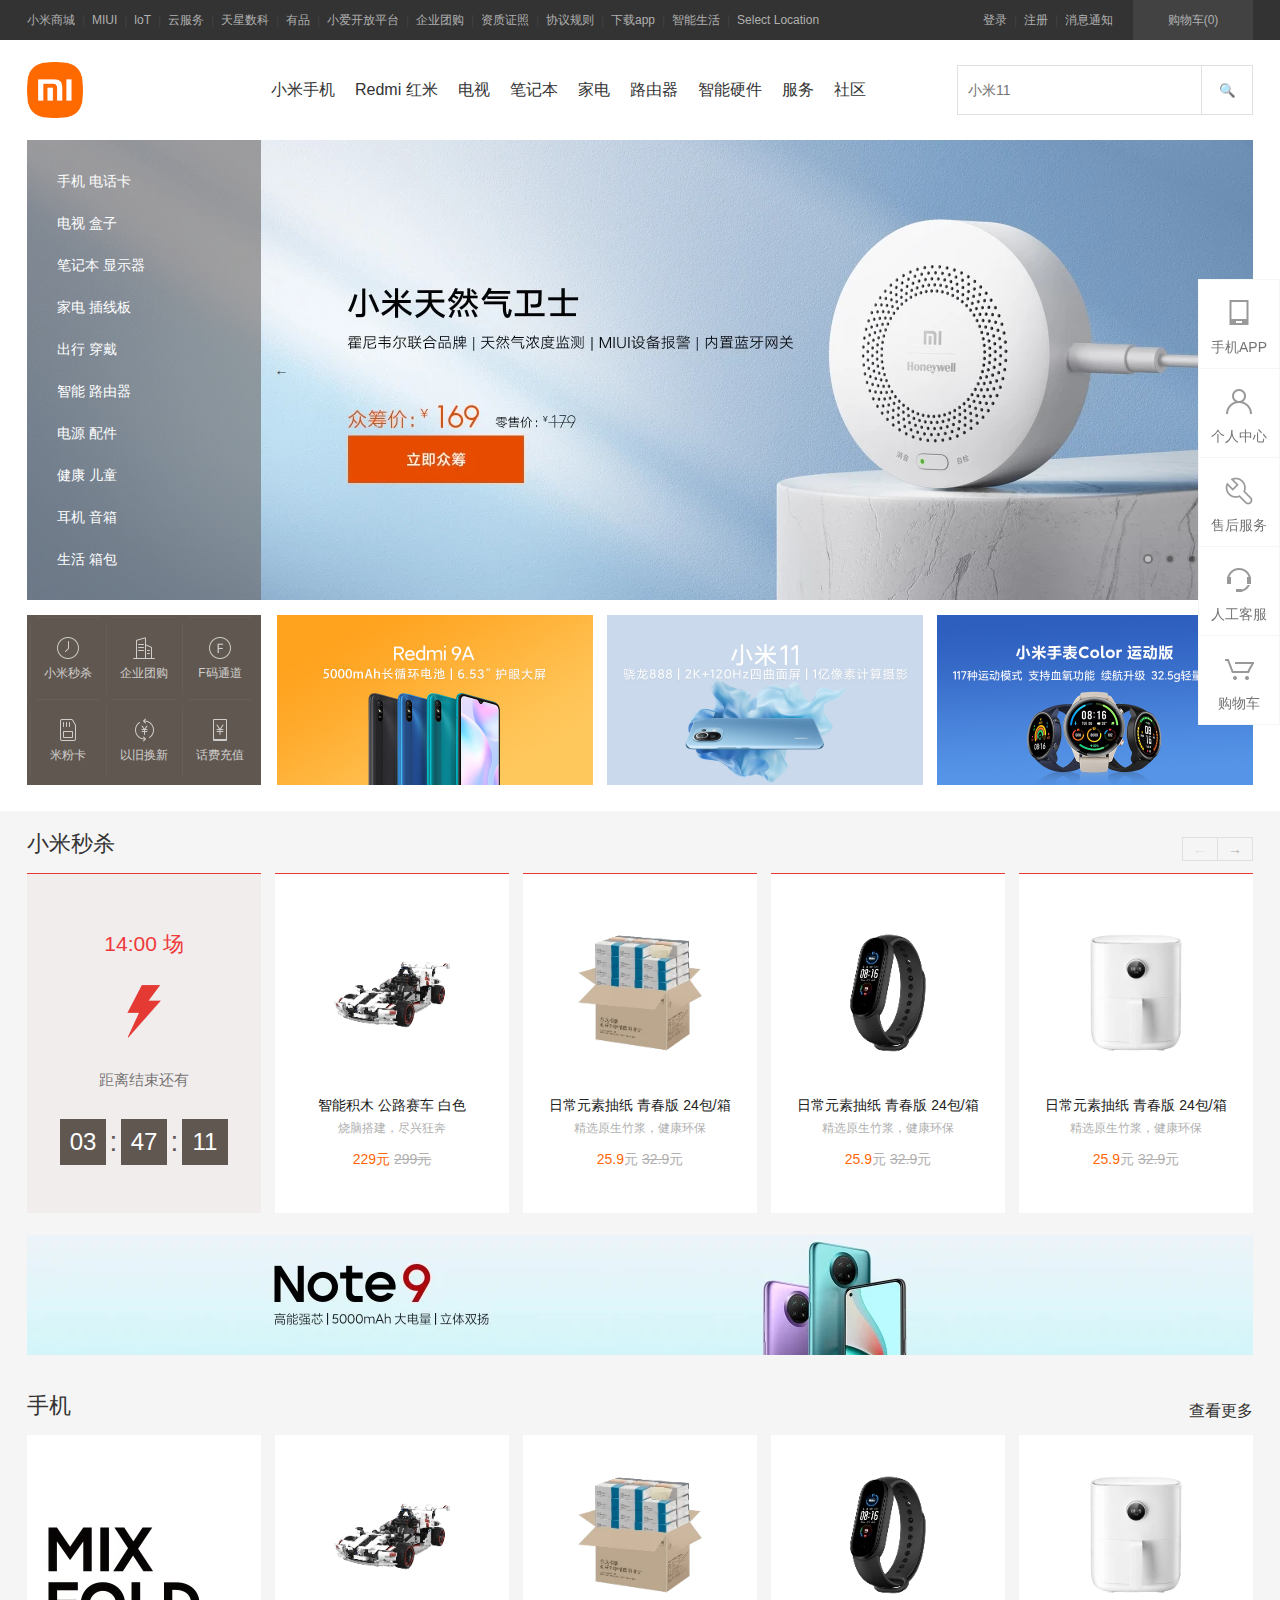
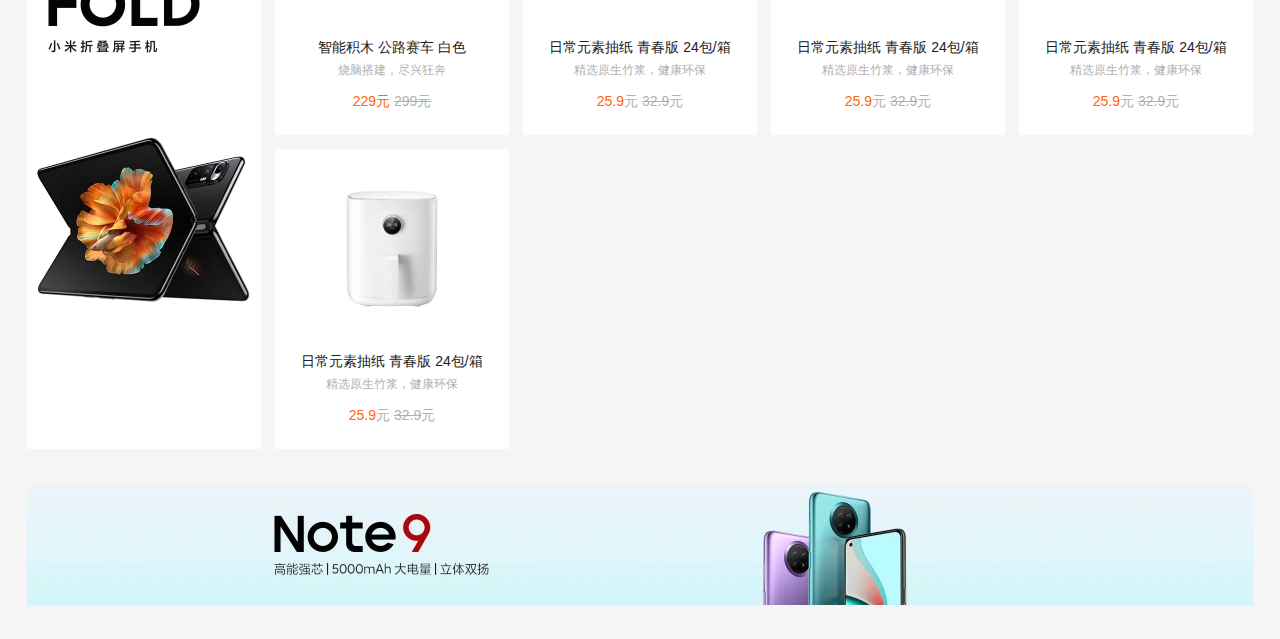
<file: index.html>
<!DOCTYPE html>
<html lang="en">

<head>
  <meta charset="UTF-8">
  <meta http-equiv="X-UA-Compatible" content="IE=edge">
  <meta name="viewport" content="width=device-width, initial-scale=1.0">
  <link rel="shortcut icon" href="./img/favicon.ico" type="image/x-icon">
  <link rel="stylesheet" href="./css/index.css">
  <title>小米，为发烧而生</title>
</head>


<body>
  <div class="app">
    <!-- 头部 -->
    <div class="header">
      <!-- 最上面topbar -->
      <div class="site-topbar">
        <div class="container">
          <div class="topbar-nav">
            <a href="javascript:;">小米商城</a>
            <span class="sep">|</span>
            <a href="javascript:;">MIUI</a>
            <span class="sep">|</span>
            <a href="javascript:;">loT</a>
            <span class="sep">|</span>
            <a href="javascript:;">云服务</a>
            <span class="sep">|</span>
            <a href="javascript:;">天星数科</a>
            <span class="sep">|</span>
            <a href="javascript:;">有品</a>
            <span class="sep">|</span>
            <a href="javascript:;">小爱开放平台</a>
            <span class="sep">|</span>
            <a href="javascript:;">企业团购</a>
            <span class="sep">|</span>
            <a href="javascript:;">资质证照</a>
            <span class="sep">|</span>
            <a href="javascript:;">协议规则</a>
            <span class="sep">|</span>
            <a href="javascript:;" class="topbar-download">下载app
              <span class="appcode">
                <img src="./img/download.png" alt="">
                小米商城app
              </span>
            </a>
            <span class="sep">|</span>
            <a href="javascript:;">智能生活</a>
            <span class="sep">|</span>
            <a href="javascript:;">Select Location</a>
          </div>
          <div class="topbar-cart">
            <a href="javascript:;">购物车(0)</a>
            <div class="cart-box">
              <div class="msg">购物车里还没有商品，赶紧选购吧</div>
            </div>
          </div>
          <div class="topbar-info">
            <a href="./menu/login/">登录</a>
            <span class="sep">|</span>
            <a href="./menu/login/">注册</a>
            <span class="sep">|</span>
            <a href="javascript:;">消息通知</a>
          </div>
        </div>
      </div>
      <!-- header导航栏 -->
      <div class="site-header">
        <div class="container">
          <div class="header-logo">
            <a href="javascript:;" class="logo">小米官网</a>
          </div>
          <div class="header-nav">
            <ul class="nav-list clearfix">
              <!-- 分类框导航 -->
              <li class="nav-category">
                <a href="javascript:;"></a>
                <!-- 分类框导航 -->
                <div class="site-category">
                  <ul class="site-category-list">
                    <li>
                      <a href="javascript:;">手机 电话卡</a>
                    </li>
                    <li>
                      <a href="javascript:;">电视 盒子</a>
                    </li>
                    <li>
                      <a href="javascript:;">笔记本 显示器</a>
                    </li>
                    <li>
                      <a href="javascript:;">家电 插线板</a>
                    </li>
                    <li>
                      <a href="javascript:;">出行 穿戴</a>
                    </li>
                    <li>
                      <a href="javascript:;">智能 路由器</a>
                    </li>
                    <li>
                      <a href="javascript:;">电源 配件</a>
                    </li>
                    <li>
                      <a href="javascript:;">健康 儿童</a>
                    </li>
                    <li>
                      <a href="javascript:;">耳机 音箱</a>
                    </li>
                    <li>
                      <a href="javascript:;">生活 箱包</a>
                    </li>
                  </ul>
                </div>
              </li>
              <!-- 导航栏具体项目 -->
              <li class="nav-item">
                <a href="javascript:;">
                  <span>小米手机</span>
                </a>
              </li>
              <li class="nav-item">
                <a href="javascript:;">
                  <span>Redmi 红米</span>
                </a>
              </li>
              <li class="nav-item">
                <a href="javascript:;">
                  <span>电视</span>
                </a>
              </li>
              <li class="nav-item">
                <a href="javascript:;">
                  <span>笔记本</span>
                </a>
              </li>
              <li class="nav-item">
                <a href="javascript:;">
                  <span>家电</span>
                </a>
              </li>
              <li class="nav-item">
                <a href="javascript:;">
                  <span>路由器</span>
                </a>
              </li>
              <li class="nav-item">
                <a href="javascript:;">
                  <span>智能硬件</span>
                </a>
              </li>
              <li class="nav-item">
                <a href="javascript:;">
                  <span>服务</span>
                </a>
              </li>
              <li class="nav-item">
                <a href="javascript:;">
                  <span>社区</span>
                </a>
              </li>
            </ul>
          </div>
          <!-- 搜索框 -->
          <div class="header-search">
            <input type="text" class="search-text" placeholder="小米11">
            <input type="submit" value="🔍" class="search-submit">
            <div class="search-pre">
              <ul>
                <li><a href="javascript:;">全部商品</a></li>
                <li><a href="javascript:;">小米手机</a></li>
                <li><a href="javascript:;">小米11</a></li>
                <li><a href="javascript:;">洗衣机</a></li>
              </ul>
            </div>
          </div>
        </div>
        <div class="nav-item-pre">
          <div class="container">1</div>
        </div>
      </div>
    </div>
    <!-- 内容区 -->
    <div class="main">
      <!-- 轮播图 -->
      <div class="home-hero container clearfix">
        <!-- 轮播图 -->
        <div class="swiper-container">
          <div class="swiper-slide">
            <a href="javascript:;">
              <img src="./img/1.webp" alt="">
            </a>
          </div>
        </div>
        <!-- 小圆点 -->
        <div class="swiper-dot">
          <a href="javascript:;" class="active"></a>
          <a href="javascript:;"></a>
          <a href="javascript:;"></a>
          <a href="javascript:;"></a>
        </div>
        <!-- 两侧按钮 -->
        <div class="swiper-pre">←</div>
        <div class="swiper-next">→</div>
      </div>
      <!--副导航栏  -->
      <div class="home-hero-sub container clearfix">
        <div class="span4">
          <ul class="home-chanel-list">
            <li>
              <a href="javascript:;">
                <img src="./img/小米秒杀.png" alt="">小米秒杀
              </a>
            </li>
            <li>
              <a href="javascript:;">
                <img src="./img/企业团购.png" alt="">企业团购
              </a>
            </li>
            <li>
              <a href="javascript:;">
                <img src="./img/F码.png" alt="">F码通道
              </a>
            </li>
            <li>
              <a href="javascript:;">
                <img src="./img/米粉卡.png" alt="">米粉卡
              </a>
            </li>
            <li>
              <a href="javascript:;">
                <img src="./img/以旧换新.png" alt="">以旧换新
              </a>
            </li>
            <li>
              <a href="javascript:;">
                <img src="./img/话费充值.png" alt="">话费充值
              </a>
            </li>
          </ul>
        </div>
        <div class="span16">
          <ul class="home-promo-list">
            <li>
              <a href="javascript:;">
                <img src="./img/sub1.jpg" alt="">
              </a>
            </li>
            <li>
              <a href="javascript:;">
                <img src="./img/sub2.jpg" alt="">
              </a>
            </li>
            <li>
              <a href="javascript:;">
                <img src="./img/sub3.jpg" alt="">
              </a>
            </li>
          </ul>
        </div>
      </div>
      <!-- 具体类目 -->
      <div class="home-main">
        <div class="container">
          <!-- 小米秒杀 -->
          <div class="home-flashsale">
            <div class="box-hd">
              <h2>小米秒杀</h2>
            </div>
            <div class="box-bd clearfix">
              <div class="flashsale-time">
                <div class="round">14:00 场</div>
                <img src="[data-uri]" alt="">
                <div class="desc">距离结束还有</div>
                <div class="countdown clearfix">
                  <span>03</span>
                  <i>:</i>
                  <span>47</span>
                  <i>:</i>
                  <span>11</span>
                </div>
              </div>
              <div class="flashsale-list">
                <ul class="flashsale-list-box clearfix">
                  <li>
                    <a href="javascript:;">
                      <div class="content">
                        <div class="thumb">
                          <img src="./img/flash1.webp" alt="">
                        </div>
                        <h3 class="title">智能积木 公路赛车 白色</h3>
                        <p class="desc">烧脑搭建，尽兴狂奔</p>
                        <p class="price">
                          <i>229元</i>
                          <span>299元</span>
                        </p>
                      </div>
                    </a>
                  </li>
                  <li>
                    <a href="javascript:;">
                      <div class="content">
                        <div class="thumb">
                          <img src="./img/flash2.webp" alt="">
                        </div>
                        <h3 class="title">日常元素抽纸 青春版 24包/箱</h3>
                        <p class="desc">精选原生竹浆，健康环保</p>
                        <p class="price">
                          <i>25.9</i>元
                          <span>32.9</span>元
                        </p>
                      </div>
                    </a>
                  </li>
                  <li>
                    <a href="javascript:;">
                      <div class="content">
                        <div class="thumb">
                          <img src="./img/flash3.webp" alt="">
                        </div>
                        <h3 class="title">日常元素抽纸 青春版 24包/箱</h3>
                        <p class="desc">精选原生竹浆，健康环保</p>
                        <p class="price">
                          <i>25.9</i>元
                          <span>32.9</span>元
                        </p>
                      </div>
                    </a>
                  </li>
                  <li>
                    <a href="javascript:;">
                      <div class="content">
                        <div class="thumb">
                          <img src="./img/flash4.webp" alt="">
                        </div>
                        <h3 class="title">日常元素抽纸 青春版 24包/箱</h3>
                        <p class="desc">精选原生竹浆，健康环保</p>
                        <p class="price">
                          <i>25.9</i>元
                          <span>32.9</span>元
                        </p>
                      </div>
                    </a>
                  </li>
                </ul>
              </div>
              <div class="swiper-control">
                <div>←</div>
                <div class="active">→</div>
              </div>
            </div>
          </div>
          <!-- 广告图 -->
          <div class="home-banner-box">
            <a href="javascript:;">
              <img src="./img/广告1.webp" alt="">
            </a>
          </div>
          <!-- 手机 -->
          <div class="home-shouji">
            <div class="box-hd">
              <h2>手机</h2>
            </div>
            <div class="box-bd clearfix">
              <div class="span4">
                <ul>
                  <li>
                    <a href="javascript:;"><img src="./img/shouji1.webp" alt=""></a>
                  </li>
                </ul>
              </div>
              <div class="span16">
                <ul class="shouji-list-box clearfix">
                  <li>
                    <a href="javascript:;">
                      <div class="content">
                        <div class="thumb">
                          <img src="./img/flash1.webp" alt="">
                        </div>
                        <h3 class="title">智能积木 公路赛车 白色</h3>
                        <p class="desc">烧脑搭建，尽兴狂奔</p>
                        <p class="price">
                          <i>229元</i>
                          <span>299元</span>
                        </p>
                      </div>
                    </a>
                  </li>
                  <li>
                    <a href="javascript:;">
                      <div class="content">
                        <div class="thumb">
                          <img src="./img/flash2.webp" alt="">
                        </div>
                        <h3 class="title">日常元素抽纸 青春版 24包/箱</h3>
                        <p class="desc">精选原生竹浆，健康环保</p>
                        <p class="price">
                          <i>25.9</i>元
                          <span>32.9</span>元
                        </p>
                      </div>
                    </a>
                  </li>
                  <li>
                    <a href="javascript:;">
                      <div class="content">
                        <div class="thumb">
                          <img src="./img/flash3.webp" alt="">
                        </div>
                        <h3 class="title">日常元素抽纸 青春版 24包/箱</h3>
                        <p class="desc">精选原生竹浆，健康环保</p>
                        <p class="price">
                          <i>25.9</i>元
                          <span>32.9</span>元
                        </p>
                      </div>
                    </a>
                  </li>
                  <li>
                    <a href="javascript:;">
                      <div class="content">
                        <div class="thumb">
                          <img src="./img/flash4.webp" alt="">
                        </div>
                        <h3 class="title">日常元素抽纸 青春版 24包/箱</h3>
                        <p class="desc">精选原生竹浆，健康环保</p>
                        <p class="price">
                          <i>25.9</i>元
                          <span>32.9</span>元
                        </p>
                      </div>
                    </a>
                  </li>
                  <li>
                    <a href="javascript:;">
                      <div class="content">
                        <div class="thumb">
                          <img src="./img/flash4.webp" alt="">
                        </div>
                        <h3 class="title">日常元素抽纸 青春版 24包/箱</h3>
                        <p class="desc">精选原生竹浆，健康环保</p>
                        <p class="price">
                          <i>25.9</i>元
                          <span>32.9</span>元
                        </p>
                      </div>
                    </a>
                  </li>
                </ul>
              </div>
              <div class="more">查看更多</div>
            </div>
          </div>
          <!-- 广告图 -->
          <div class="home-banner-box">
            <a href="javascript:;">
              <img src="./img/广告1.webp" alt="">
            </a>
          </div>
        </div>
      </div>
      <!-- 固定导航 -->
      <div class="aside-nav">
        <ul class="aside-nav-box">
          <li>
            <a href="javascript:;">
              <img src="./img/aside1.png" alt="">
              <span>手机APP</span>
            </a>
          </li>
          <li>
            <a href="javascript:;">
              <img src="./img/aside2.png" alt="">
              <span>个人中心</span>
            </a>
          </li>
          <li>
            <a href="javascript:;">
              <img src="./img/aside3.png" alt="">
              <span>售后服务</span>
            </a>
          </li>
          <li>
            <a href="javascript:;">
              <img src="./img/aside4.png" alt="">
              <span>人工客服</span>
            </a>
          </li>
          <li>
            <a href="/menu/computer/index.html">
              <img src="./img/aside5.png" alt="">
              <span>购物车</span>
            </a>
          </li>
          <li class="goback">
            <a href="javascript:;">
              <img src="./img/totop.png" alt="">
              <span>回顶部</span>
            </a>
          </li>
        </ul>
      </div>
    </div>
    <!-- 尾部 -->
    <div class="footer">

    </div>
  </div>
</body>
<script src="./js/index.js"></script>

</html>
</file>
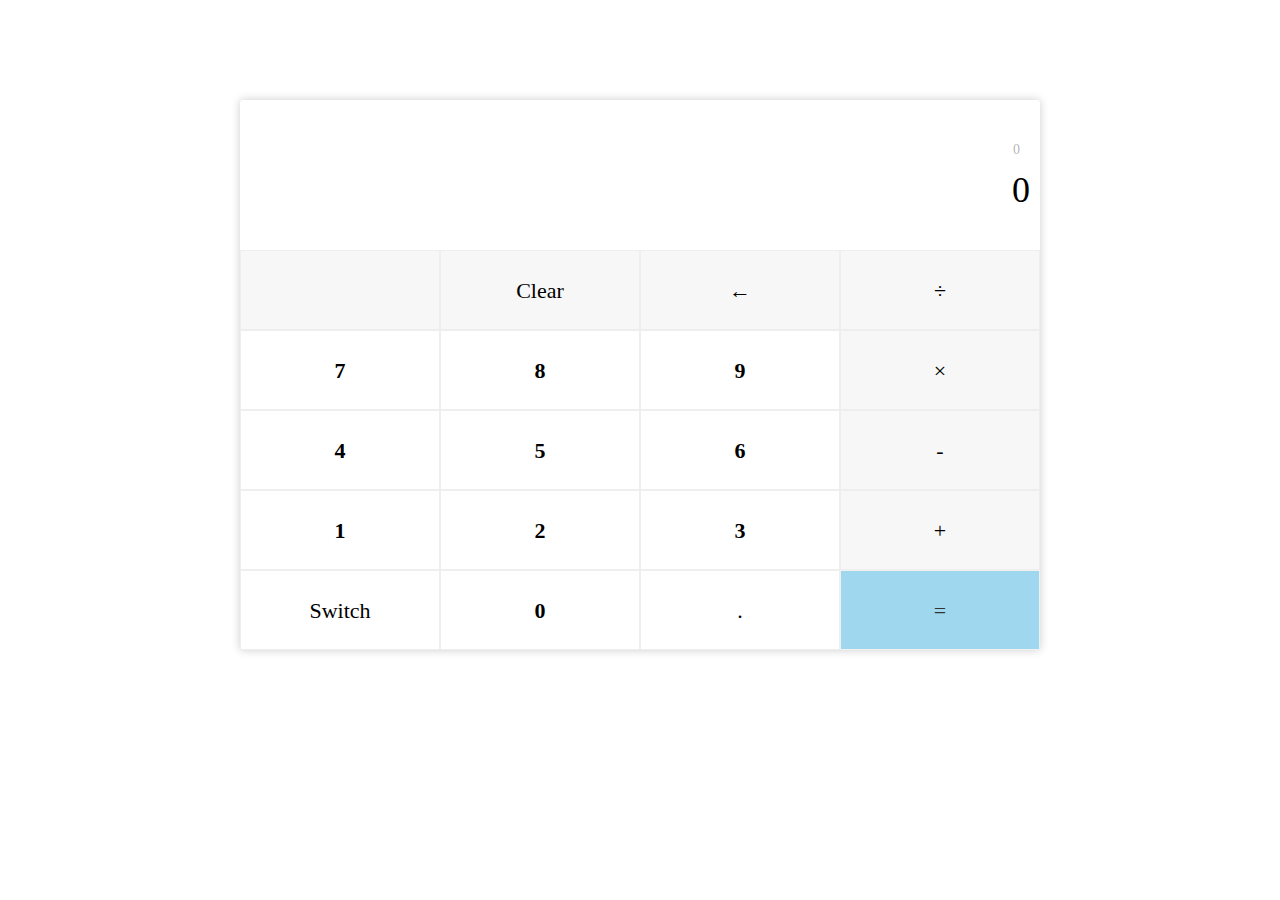
<file: computer/index.html>
<!DOCTYPE html>
<html lang="en">

<head>
  <meta charset="UTF-8">
  <meta http-equiv="X-UA-Compatible" content="IE=edge">
  <meta name="viewport" content="width=device-width, initial-scale=1.0">
  <link rel="shortcut icon" href="./img/favicon.ico" type="image/x-icon">
  <link rel="stylesheet" href="./css/index.css">
  <title>计算机</title>
</head>

<body>
  <div class="app">
    <div class="container">
      <!-- 上方显示部分 -->
      <div class="display">
        <div class="top">0</div>
        <div class="bot">0</div>
      </div>
      <!-- 下方计算相关部分 -->
      <div class="calc">
        <div class="blank"></div>
        <div class="clear">Clear</div>
        <div class="remove-one">←</div>
        <div class="div">÷</div>
        <div class="num">7</div>
        <div class="num">8</div>
        <div class="num">9</div>
        <div class="mul">×</div>
        <div class="num">4</div>
        <div class="num">5</div>
        <div class="num">6</div>
        <div class="sub">-</div>
        <div class="num">1</div>
        <div class="num">2</div>
        <div class="num">3</div>
        <div class="add">+</div>
        <div class="swi">Switch</div>
        <div class="num">0</div>
        <div class="dot">.</div>
        <div class="equ">=</div>
      </div>
    </div>
  </div>
</body>

<script src="./js/index.js"></script>

</html>
</file>
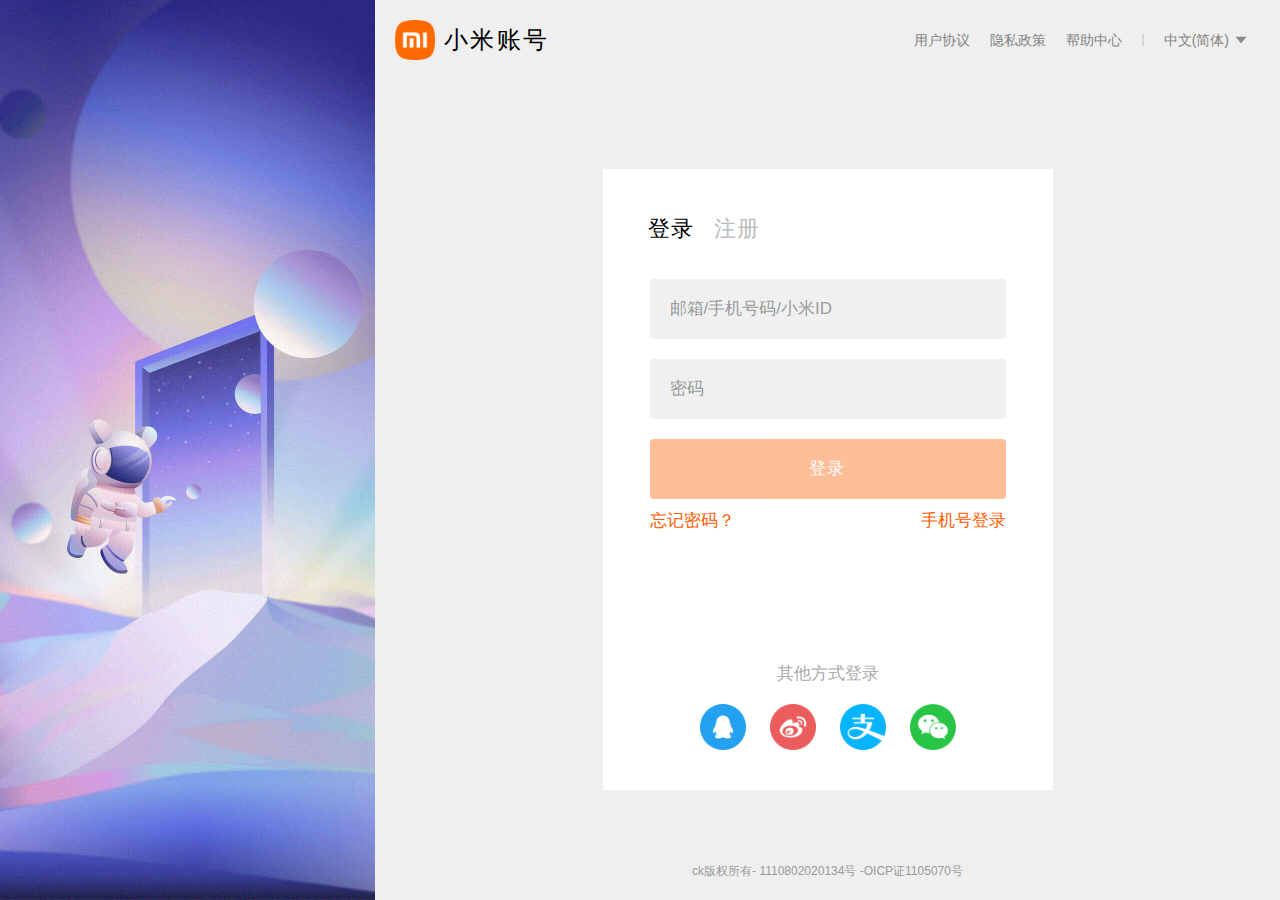
<file: menu/login/index.html>
<!DOCTYPE html>
<html lang="en">

<head>
  <meta charset="UTF-8">
  <meta http-equiv="X-UA-Compatible" content="IE=edge">
  <meta name="viewport" content="width=device-width, initial-scale=1.0">
  <link rel="shortcut icon" href="../../img/favicon.ico" type="image/x-icon">
  <link rel="stylesheet" href="./css/index.css">
  <title>小米账号-登录</title>
</head>

<body>
  <div class="app">
    <!-- 左侧 banner 图 -->
    <div class="aside">
      <div class="aside-layout"></div>
    </div>
    <!-- 右侧主体内容 -->
    <div class="content">
      <!-- 头部 -->
      <div class="header">
        <!-- 头部 logo -->
        <div class="logo">
          <img src="./img/logo-mi2.png" alt=""> 小米账号
        </div>
        <!-- 头部 导航 -->
        <div class="header-nav">
          <ul class="nav-items">
            <li>
              <a href="javascript:;">用户协议</a>
            </li>
            <li>
              <a href="javascript:;">隐私政策</a>
            </li>
            <li>
              <a href="javascript:;">帮助中心</a>
            </li>
          </ul>
          <div class="dvi"></div>
          <div class="area">
            <div class="area-con">中文(简体)</div>
            <div class="dropdown">
              <div>中文(繁体)</div>
              <div>English</div>
            </div>
          </div>
        </div>
      </div>
      <!-- 主体区 -->
      <div class="main">
        <div class="container">
          <!-- 头部 登录注册 切换 -->
          <div class="nav-scroll">
            <div class="login_t active">登录</div>
            <div class="register_t ">注册</div>
          </div>
          <!-- 表单 -->
          <div class="form">
            <div class="box">
              <div class="login">
                <div class="text">
                  <input type="text" id="account">
                  <label for="account">邮箱/手机号码/小米ID</label>
                </div>
                <div class="password">
                  <input type="password" id="user">
                  <label for="user">密码</label>
                </div>
                <div class="submit">登录</div>
                <div class="actions">
                  <div class="forget">
                    <a href="javascript:;">忘记密码？</a>
                  </div>
                  <div class="phonenum">
                    <a href="javascript:;">手机号登录</a>
                  </div>
                </div>
              </div>
              <div class="register">
                <div class="regin">
                  <input type="text" id="reg">
                  <label for="reg">国家/地区</label>
                </div>
                <div class="phone">
                  <input type="text" id="cou-code">
                  <label for="cou-code">手机号</label>
                </div>
                <div class="v-code">
                  <input type="text" id="v-code-i">
                  <label for="v-code-i">短信验证码</label>
                </div>
                <div class="submit">注册</div>
                <div class="actions">
                  <div class="forget">
                    <a href="javascript:;">收不到验证码？</a>
                  </div>
                </div>
                <div class="agree">已阅读并同意小米帐号 <a href="javascript:;">用户协议</a> 和 <a href="javascript:;">隐私政策</a></div>
              </div>
            </div>
          </div>
          <!-- 其他方式登录 -->
          <div class="other-login">
            <div class="other-login-title">
              其他方式登录
            </div>
            <div class="other-login-items">
              <a href="javascript:;">
                <img src="./img/qq.png">
              </a>
              <a href="javascript:;">
                <img src="./img/weibo.png">
              </a>
              <a href="javascript:;">
                <img src="./img/zhifubao.png">
              </a>
              <a href="javascript:;">
                <img src="./img/weixin.png">
              </a>
            </div>
          </div>
        </div>
      </div>
      <div class="footer">
        ck版权所有-
        <a href="javascript:;">1110802020134号</a> -OICP证1105070号
      </div>
    </div>
  </div>
</body>

<script src="./js/index.js"></script>

</html>
</file>
<file: css/index.css>
* {
  margin: 0;
  padding: 0;
}

a {
  text-decoration: none;
  color: #b0b0b0;
}

ul {
  list-style: none;
}

body {
  font: 14px/1.5 Helvetica Neue, Helvetica, Arial, Microsoft Yahei, Hiragino Sans GB, Heiti SC, WenQuanYi Micro Hei, sans-serif;
  color: #333;
  background-color: #fff;
  min-width: 1226px;
  /* height: 3000px; */
}


/* 清除浮动 */

.clearfix::after {
  content: '';
  display: block;
  clear: both;
}


/* 分隔线样式*/

.sep {
  margin: 0 .3em;
  color: #424242
}


/* 头部的nav样式开始 */

.site-topbar {
  height: 40px;
  background-color: #333;
  color: #b0b0b0;
  font-size: 12px;
}

.container {
  width: 1226px;
  margin: 0 auto;
}

.topbar-nav {
  float: left;
  height: 40px;
  line-height: 40px;
}

.topbar-nav>a,
.topbar-info>a {
  display: inline-block;
  height: 100%;
}

.topbar-nav>a:hover,
.topbar-info>a:hover {
  color: #fff;
}

.topbar-cart {
  float: right;
  margin-left: 20px;
  height: 40px;
  line-height: 40px;
  position: relative;
}

.topbar-cart>a {
  text-align: center;
  display: block;
  width: 120px;
  height: 100%;
  background-color: #424242;
}

.topbar-cart:hover a {
  background-color: #fff;
  color: #ff6700;
  position: relative;
  z-index: 2;
}

.topbar-info {
  float: right;
  height: 40px;
  line-height: 40px;
}


/* 头部的nav导航栏样式结束 */


/* 头部的header导航栏样式开始 */

.site-header {
  height: 100px;
  position: relative;
}

.header-logo {
  width: 62px;
  float: left;
  margin-top: 22px;
  position: relative;
}

.header-logo .logo {
  display: block;
  width: 56px;
  height: 56px;
  text-indent: -999em;
}

.header-logo .logo::before {
  content: '';
  width: 56px;
  height: 56px;
  background: url(../img/logo-mi2.png) no-repeat;
  background-size: 56px;
  position: absolute;
  left: 0;
  top: 0;
  z-index: 1;
}

.header-nav {
  width: 850px;
  float: left;
}

.nav-list {
  float: left;
  width: 1100px;
  height: 88px;
  padding: 12px 0 0 30px;
  font-size: 16px;
}

.nav-list>.nav-item {
  float: left;
}

.nav-list>.nav-item>a {
  display: block;
  color: #333;
  padding: 26px 10px 38px;
  transition: all 0.2s;
}

.nav-list>.nav-item>a:hover {
  color: #ff6700;
}

.nav-category {
  float: left;
  height: 100%;
  width: 127px;
  padding-right: 15px;
  position: relative;
}

.nav-category>a {
  display: block;
  width: 127px;
  height: 24px;
  color: #333;
  padding: 26px 0 38px;
  transition: all 0.2s;
}

.header-search {
  float: right;
  width: 296px;
  margin-top: 25px;
  position: relative;
}

.header-search:hover .search-text,
.header-search:hover .search-submit {
  border-color: #b0b0b0;
}

.header-search>.search-text {
  position: absolute;
  width: 223px;
  padding: 0 10px;
  height: 48px;
  font-size: 14px;
  line-height: 48px;
  border: 1px solid #e0e0e0;
  right: 51px;
  outline-style: none;
}

.header-search>.search-submit {
  position: absolute;
  width: 52px;
  height: 50px;
  border: 1px solid #e0e0e0;
  top: 0;
  right: 0;
  outline: none;
  cursor: pointer;
  background-color: #fff;
  transition: all 0.2s;
}

.header-search .search-submit:hover {
  background-color: #ff6700;
  border: #ff6700;
}


/* 头部的header导航栏样式结束 */


/* 分类框样式开始 */

.site-category {
  width: 234px;
  height: 460px;
  font-size: 14px;
  position: absolute;
  left: -92px;
  top: 88px;
  z-index: 4;
}

.site-category-list {
  padding: 20px 0;
  background: rgba(105, 101, 101, .6);
}

.site-category-list>li>a {
  display: block;
  height: 42px;
  line-height: 42px;
  color: #fff;
  padding-left: 30px;
}

.site-category-list>li:hover {
  background-color: #ff6700;
}


/* 分类框样式结束 */


/* 轮播图样式开始 */

.home-hero {
  /* height: 460px; */
  position: relative;
}

.swiper-container>.swiper-slide>a {
  display: block;
  height: 460px;
  width: 100%;
}

.swiper-dot {
  position: absolute;
  width: 400px;
  bottom: 30px;
  right: 30px;
  text-align: right;
}

.swiper-dot>a {
  display: inline-block;
  margin: 0 4px;
  width: 6px;
  height: 6px;
  border-radius: 10px;
  border: 2px solid #fff;
  border-color: hsla(0, 0%, 100%, .3);
  background: rgba(0, 0, 0, 0.4);
}

.swiper-dot>a.active {
  background: hsla(0, 0%, 100%, .4);
  border-color: rgba(0, 0, 0, 0.4);
}

.swiper-dot>a:hover {
  background: hsla(0, 0%, 100%, .4);
  border-color: rgba(0, 0, 0, 0.4);
}

.swiper-pre,
.swiper-next {
  position: absolute;
  width: 41px;
  height: 69px;
  text-align: center;
  line-height: 69px;
  cursor: pointer;
}

.swiper-pre {
  left: 234px;
  top: 50%;
  transform: translateY(-50%);
}

.swiper-next {
  right: 0;
  top: 50%;
  transform: translateY(-50%);
}

.swiper-pre:hover,
.swiper-next:hover {
  background-color: rgba(0, 0, 0, 0.5);
  color: #fff;
}


/* 轮播图样式结束 */


/* 副导航栏开始 */

.home-hero-sub {
  margin-top: 15px;
  margin-bottom: 26px;
  /* position: relative; */
  /* 清除浮动 */
  /* overflow: hidden; */
}

.home-hero-sub>.span4 {
  width: 234px;
  background-color: #5f5750;
  float: left;
}

.home-chanel-list {
  box-sizing: border-box;
  width: 100%;
  padding: 3px;
  height: 170px;
}

.home-chanel-list>li {
  float: left;
  width: 70px;
  height: 82px;
  padding: 0 3px;
  position: relative;
}

.home-chanel-list>li>a {
  display: block;
  width: 70px;
  padding-top: 18px;
  height: 46px;
  font-size: 12px;
  text-align: center;
  color: #fff;
  opacity: .7;
  transition: opacity .2s;
}

.home-chanel-list>li>a:hover {
  opacity: 1;
}

.home-chanel-list>li>a>img {
  display: block;
  width: 24px;
  height: 24px;
  margin: 0 auto 4px;
}

.home-chanel-list>li::before {
  content: '';
  position: absolute;
  width: 64px;
  height: 1px;
  background-color: #665e57;
  left: 6px;
  top: -1px;
}

.home-chanel-list>li::after {
  content: '';
  position: absolute;
  width: 1px;
  height: 70px;
  background-color: #665e57;
  left: 0;
  top: 6px;
}

.home-hero-sub>.span16 {
  float: left;
  height: 170px;
  margin-left: 2px;
}

.home-promo-list {
  height: 100%;
}

.home-promo-list>li {
  float: left;
  height: 100%;
  margin-left: 14px;
}

.home-promo-list>li:hover {
  box-shadow: 0 2px 12px rgba(0, 0, 0, 0.1);
}

.home-promo-list>li>a {
  display: block;
  height: 100%;
}

.home-promo-list>li>a>img {
  width: 316px;
  height: 170px;
}


/* 副导航栏结束 */


/* 具体类目 小米秒杀开始 */

.home-main {
  background-color: #f5f5f5;
  padding-top: 4px;
  padding-bottom: 12px;
}

.box-bd {
  position: relative;
}

.box-hd>h2 {
  margin: 0;
  font-size: 22px;
  font-weight: 200;
  line-height: 58px;
  color: #333;
}

.flashsale-time {
  float: left;
  width: 234px;
  height: 300px;
  padding-top: 39px;
  background: #f1eded;
  text-align: center;
  border-top: 1px solid #e53935;
}

.round {
  font-size: 21px;
  color: #ef3a3b;
  padding-top: 15px;
}

.flashsale-time>img {
  margin: 25px auto;
}

div.desc {
  color: rgba(0, 0, 0, .54);
  font-size: 15px;
}

.countdown {
  width: 168px;
  margin: 28px auto 0;
}

.countdown>span {
  float: left;
  width: 46px;
  background: #605751;
  font-size: 24px;
  line-height: 46px;
  color: #fff;
}

.countdown>i {
  float: left;
  width: 15px;
  line-height: 46px;
  font-style: normal;
  color: #605751;
  font-size: 28px;
}

.flashsale-list {
  float: left;
  width: 978px;
  margin-left: 14px;
}

.flashsale-list-box>li {
  float: left;
  background-color: #fff;
  width: 234px;
  height: 339px;
  margin-left: 14px;
  border-top: 1px solid #e53935;
}

.flashsale-list-box>li:nth-child(1) {
  margin-left: 0;
}

.flashsale-list-box>li>a {
  display: block;
  padding-top: 39px;
  height: 300px;
}

.content {
  text-align: center;
}

.thumb {
  width: 160px;
  height: 160px;
  margin: 0 auto 22px;
}

.thumb>img {
  height: 160px;
  width: 160px;
}

.content>.title {
  margin: 0 20px 3px;
  font-size: 14px;
  font-weight: 400;
  text-overflow: ellipsis;
  color: #212121;
  overflow: hidden;
  white-space: nowrap;
}

.content>.desc {
  height: 18px;
  margin: 0 20px 12px;
  font-size: 12px;
  text-overflow: ellipsis;
  color: #b0b0b0;
  overflow: hidden;
  white-space: nowrap;
}

.content>.price>i {
  font-style: normal;
  color: #ff6709;
}

.content>.price>span {
  text-decoration: line-through;
}

.swiper-control {
  position: absolute;
  right: 0;
  top: -36px;
}

.swiper-control>div {
  float: left;
  width: 24px;
  height: 16px;
  padding: 3px 5px;
  text-align: center;
  line-height: 16px;
  border: 1px solid #e0e0e0;
  color: #e0e0e0;
  margin-left: -1px;
  cursor: default;
}

.swiper-control>div.active {
  cursor: pointer;
  color: #b0b0b0;
}

.swiper-control>div.active:hover {
  color: #ff6700;
}


/* 具体类目 小米秒杀结束 */


/* 广告图 */

.home-banner-box {
  height: 120px;
  margin: 22px 0;
  overflow: hidden;
}


/* 手机开始 */

.box-bd>.span4 {
  float: left;
  margin-bottom: 14px;
}

.box-bd>.span4 li {
  transition: all 0.2s;
}

.home-shouji .span4 a {
  display: block;
  height: 614px;
}

.box-bd>.span16 {
  float: left;
  margin-left: 14px;
  width: 978px;
}

.shouji-list-box {
  height: 614px;
}

.shouji-list-box li {
  width: 234px;
  background-color: #fff;
  float: left;
  margin-left: 14px;
  margin-bottom: 14px;
  transition: all 0.2s;
}

.shouji-list-box li>a {
  display: block;
  height: 260px;
  padding: 20px 0;
}

.shouji-list-box li:nth-child(1),
.shouji-list-box li:nth-child(5) {
  margin-left: 0;
}

.shouji-list-box li:hover,
.box-bd>.span4 li:hover {
  box-shadow: 0 2px 20px rgba(0, 0, 0, 0.2);
  /* transform: translateZ(10%); */
}

.more {
  position: absolute;
  right: 0;
  top: -36px;
  font-size: 16px;
  transition: all 0.2s;
}

.more:hover {
  color: #ff6700;
  cursor: pointer;
}


/* 手机结束 */


/* 侧边固定导航开始 */

.aside-nav {
  position: fixed;
  right: 0;
  top: 280px;
}

.aside-nav-box {
  text-align: center;
}

.aside-nav-box li {
  width: 80px;
  height: 88px;
  border: 1px solid #f5f5f5;
  margin-top: -1px;
}

.aside-nav-box li>a {
  display: block;
  height: 88px;
  background-color: #fff;
}

.aside-nav-box li>a>img {
  display: block;
  width: 30px;
  height: 30px;
  padding-top: 18px;
  margin: 0 auto 9px;
}

.aside-nav-box li>a>span {
  color: #757575;
  transition: all .2s;
}

.aside-nav-box li:last-child {
  margin-top: 20px;
}

.goback {
  opacity: 0;
}


/* 侧边固定导航结束*/


/* 以下 js 相关样式 */


/* 下载app 下拉 */

.topbar-download {
  position: relative;
}

.topbar-download .appcode {
  position: absolute;
  width: 124px;
  /* height: 148px; */
  height: 0;
  font-size: 14px;
  text-align: center;
  z-index: 4;
  top: 40px;
  left: 50%;
  margin-left: -55px;
  color: #333;
  line-height: 1;
  background-color: #fff;
  box-shadow: 0 1px 5px #aaa;
  transition: height .3s;
  overflow: hidden;
}

.appcode>img {
  display: block;
  width: 90px;
  height: 90px;
  margin: 18px auto 12px;
}

.topbar-download.active::before {
  content: '';
  position: absolute;
  background-color: #fff;
  width: 10px;
  height: 10px;
  transform: rotate(45deg);
  top: 36px;
  left: 50%;
}


/* 下载app 下拉  结束*/


/* 购物车下拉 */

.cart-box {
  top: 40px;
  right: 0;
  position: absolute;
  width: 300px;
  height: 0;
  background-color: #fff;
  box-shadow: 0 1px 10px #aaa;
  z-index: 5;
  transition: height .3s;
  overflow: hidden;
}

.cart-box>.msg {
  color: #555;
  padding: 20px 0;
  margin: 25px 56px;
  line-height: 1.2;
}


/* 购物车下拉 结束 */


/* 搜索框下拉 */

.search-pre {
  position: absolute;
  width: 243px;
  border: 1px solid #ff6700;
  top: 49px;
  z-index: 1;
  background-color: #fff;
  opacity: 0;
  transition: opacity 0.2s;
}

.search-pre>ul>li>a {
  display: block;
  color: #555;
  font-size: 12px;
  padding: 8px 0 8px 10px;
}

.search-pre>ul>li>a:hover {
  background-color: rgba(0, 0, 0, 0.07);
}


/* 搜索框下拉 结束*/


/* header 导航栏下拉 */

.nav-item-pre {
  position: absolute;
  width: 100%;
  top: 100px;
  z-index: 6;
  /* height: 150px; */
  height: 0;
  background-color: #fff;
  box-shadow: 0 2px 8px #aaa;
  overflow: hidden;
  transition: all .3s;
}


/* header 导航栏下拉 结束 */
</file>
<file: computer/css/index.css>
* {
  margin: 0;
  padding: 0;
}
.container {
  width: 800px;
  margin: 100px auto;
  box-shadow: 0 0 10px #ccc;
  border-radius: 3px;
}
.display {
  padding: 40px 0 20px;
}
.display > .top {
  height: 20px;
  line-height: 20px;
  text-align: right;
  padding: 0 20px;
  font-size: 14px;
  color: rgba(56, 52, 52, 0.4);
  user-select: none;
}
.display > .bot {
  box-sizing: border-box;
  width: 100%;
  font-size: 36px;
  outline-style: none;
  line-height: 40px;
  padding: 10px 10px 20px;
  border: none;
  text-align: right;
  background-color: #fff;
}
.calc {
  width: 100%;
  display: flex;
  flex-flow: row wrap;
  user-select: none;
}
.calc > div {
  background-color: rgba(151, 147, 147, 0.07);
  width: 200px;
  height: 80px;
  flex: 0 0 auto;
  border: 1px solid #eee;
  box-sizing: border-box;
  text-align: center;
  line-height: 80px;
  cursor: pointer;
  font-size: 22px;
}
.calc > div:hover {
  background-color: #efefef;
}
.calc .num {
  font-weight: bold;
}
.calc .num,
.calc .swi,
.calc .dot {
  background-color: #fff;
}
.calc .equ {
  background-color: skyblue;
  opacity: 0.8;
}
.calc .equ:hover {
  background-color: skyblue;
  opacity: 1;
}
</file>
<file: menu/login/css/index.css>
@import url(../../../css/common.css);
body,
html,
.app {
  height: 100%;
  font-family: Arial, Helvetica, '微软雅黑', sans-serif;
}

.aside {
  width: 375px;
  height: 100%;
  position: fixed;
}

.aside>.aside-layout {
  background: url(../img/banner.jpg) no-repeat;
  background-size: cover;
  background-position: 50%;
  height: 100%;
  /* height: 937px; */
}


/* 头部区域 开始 */

.content {
  margin-left: 375px;
  background-color: #efefef;
  position: relative;
  min-height: 100vh;
  padding-bottom: 40px;
  box-sizing: border-box;
}

.header {
  height: 40px;
  padding: 20px;
}


/* 头部 logo */

.logo {
  float: left;
  font-size: 24px;
  font-weight: 500;
  line-height: 40px;
  letter-spacing: 0.1em;
}

.logo>img {
  width: 40px;
  height: 40px;
  vertical-align: top;
}


/* 头部 导航栏 */

.header-nav {
  float: right;
  display: flex;
  height: 40px;
  font-size: 14px;
  align-items: center;
}

.nav-items {
  display: flex;
}

.nav-items>li>a,
.area {
  margin: 0 10px;
  display: inline-block;
  line-height: 40px;
  height: 40px;
  color: #838383;
  cursor: pointer;
  transition: all 0.3s;
}

.dvi {
  width: 0;
  height: 10px;
  margin: 0 10px;
  border: 1px solid #ccc;
  opacity: 0.7;
}

.area {
  position: relative;
}

.area-con::after {
  content: '';
  position: relative;
  display: inline-block;
  width: 18px;
  height: 18px;
  margin-left: 3px;
  top: 4px;
  background: url(../img/up.png) no-repeat;
  background-size: cover;
  background-position: 50%;
}

.nav-items>li>a:hover,
.area:hover .area-con {
  color: rgb(255, 105, 0);
}

.area:hover .dropdown {
  height: 96px;
}

.dropdown {
  position: absolute;
  background-color: #fff;
  box-shadow: 0 0 4px #ccc;
  height: 0;
  overflow: hidden;
  transition: all .2s;
  left: 0;
}

.dropdown>div {
  padding: 4px 8px;
  text-align: center;
  transition: all .2s;
}

.dropdown>div:hover {
  background-color: rgba(240, 209, 107, 0.658);
}


/* 头部 结束 */


/* main 区域 开始 */

.main {
  padding-top: 88.5px;
  height: 685px;
}

.main>.container {
  width: 360px;
  /* height: 520px; */
  padding: 40px 45px;
  margin: 0 auto;
  background-color: #fff;
}


/* 头部 登录注册 切换 */

.nav-scroll {
  height: 40px;
  font-size: 22px;
  display: flex;
  align-items: center;
  color: #bbb;
  margin-bottom: 10px;
}

.nav-scroll>div {
  flex: 0, 0, auto;
  margin-right: 20px;
  letter-spacing: 0.05em;
  cursor: pointer;
}

.nav-scroll>div.active {
  color: #000;
}


/* 表单区域 */

.form {
  padding: 20px 2px 0;
  box-sizing: border-box;
  /* height: 355px; */
  overflow: hidden;
}

.box {
  /* overflow: hidden; */
  display: flex;
  width: 100%;
  animation-play-state: paused;
  animation-duration: .4s;
  animation-fill-mode: forwards;
  /* animation-timing-function: ease-in; */
}

.register {
  width: 100%;
  overflow: hidden;
  flex-shrink: 0;
  transition: all .3s;
  opacity: 0;
}

.login {
  overflow: hidden;
  width: 100%;
  height: 355px;
  flex-shrink: 0;
  transition: all .3s;
  opacity: 1;
}

.login>div,
.register>div {
  position: relative;
}

.login>div>input,
.register>div>input {
  width: 100%;
  outline-style: none;
  height: 60px;
  padding: 30px 20px 10px;
  font-size: 17px;
  border: none;
  box-sizing: border-box;
  background-color: rgba(0, 0, 0, 0.06);
  border-radius: 4px;
}

.login>div>label,
.register>div>label {
  position: absolute;
  user-select: none;
  position: absolute;
  left: 20px;
  top: 20px;
  height: 20px;
  font-weight: 400;
  font-size: 17px;
  color: rgba(0, 0, 0, .4);
  line-height: 20px;
  transition: top .15s cubic-bezier(.4, 0, .2, 1), font-size .15s cubic-bezier(.4, 0, .2, 1), color .15s cubic-bezier(.4, 0, .2, 1);
  max-width: calc(100% - 20px);
  text-overflow: ellipsis;
  white-space: nowrap;
  overflow: hidden;
  cursor: text;
}

.password,
.phone,
.v-code {
  margin-top: 20px;
}

.submit {
  margin-top: 20px;
  margin-bottom: 10px;
  height: 60px;
  line-height: 60px;
  text-align: center;
  color: #fff;
  font-size: 17px;
  letter-spacing: 0.1em;
  background-color: #ff5c00;
  opacity: 0.4;
  cursor: default;
  border-radius: 4px;
}

.actions {
  overflow: hidden;
  height: 35px;
}

.actions>.forget {
  float: left;
  margin-bottom: 10px;
}

.actions>.phonenum {
  float: right;
  margin-bottom: 10px;
}

.actions>div>a {
  color: #ff5c00;
  font-size: 17px;
}

.register .agree {
  font-size: 14px;
  font-weight: 400;
  color: #aaa;
  line-height: 20px;
  text-align: center;
  padding-bottom: 10px;
}


/* 其他方式登录 */

.other-login-title {
  line-height: 40px;
  text-align: center;
  font-size: 17px;
  font-weight: 400;
  color: #aaa;
}

.other-login-items {
  margin-top: 10px;
  display: flex;
  justify-content: center;
}

.other-login-items>a {
  display: block;
  height: 46px;
  width: 46px;
  margin: 0 12px;
}

.other-login-items>a>img {
  height: 46px;
  width: 46px;
}


/* main 区域 结束 */


/* footer区域 */

.footer {
  padding: 0 20px;
  text-align: center;
  overflow: hidden;
  white-space: nowrap;
  text-overflow: ellipsis;
  left: 0;
  right: 0;
  position: absolute;
  bottom: 20px;
  color: #999;
  font-size: 12px;
}

.footer>a {
  color: #999;
}

.box.active {
  animation-play-state: running;
}


/* footer区域 结束 */

@keyframes slide_log {
  from {
    transform: translateX(-356px);
  }
  to {
    transform: translateX(0);
  }
}

@keyframes slide_reg {
  from {
    transform: translateX(0);
  }
  to {
    transform: translateX(-356px);
  }
}
</file>
